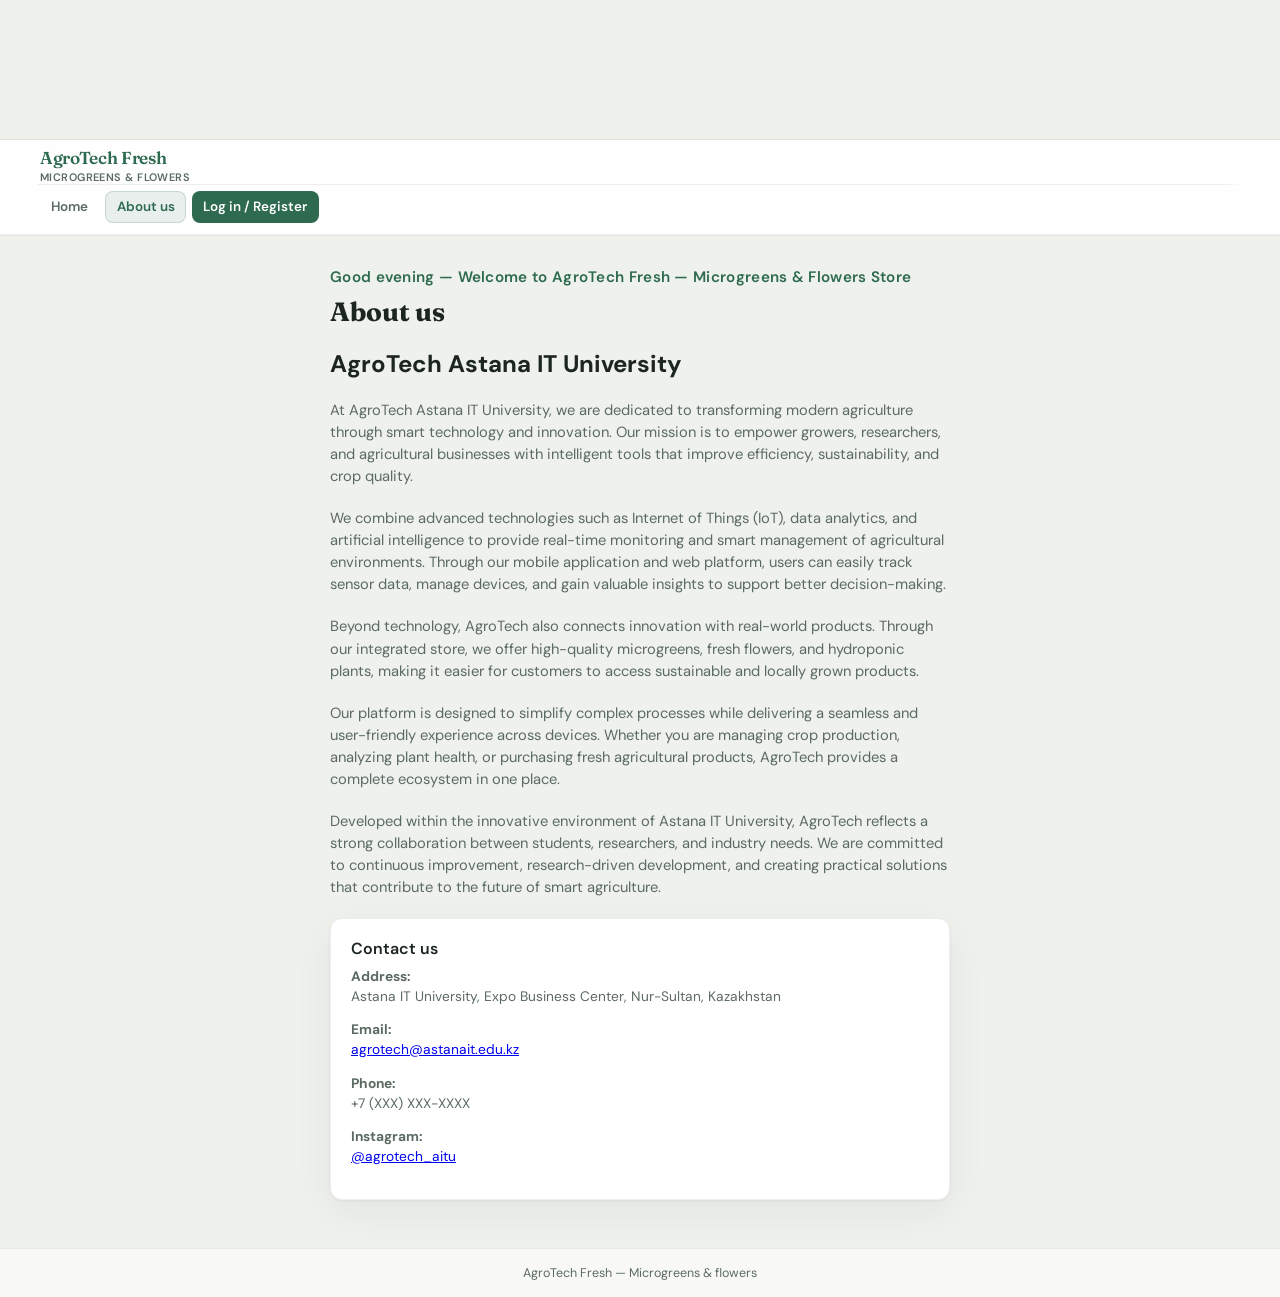
<file: frontend/html/about.html>
<!DOCTYPE html>
<html lang="en">
<head>
    <meta charset="UTF-8" />
    <meta name="viewport" content="width=device-width, initial-scale=1" />
    <meta name="api-base" content="http://localhost:8080" />
    <meta name="description" content="About AgroTech Fresh — microgreens and flowers." />
    <title>About us · AgroTech Fresh</title>
    <link rel="preconnect" href="https://fonts.googleapis.com" />
    <link rel="preconnect" href="https://fonts.gstatic.com" crossorigin />
    <link href="https://fonts.googleapis.com/css2?family=DM+Sans:ital,opsz,wght@0,9..40,400;0,9..40,500;0,9..40,600;0,9..40,700&family=Fraunces:ital,opsz,wght@0,9..144,500;0,9..144,600;0,9..144,700&display=swap" rel="stylesheet" />
    <link rel="stylesheet" href="../css/style.css" />
</head>
<body class="layout-column">
    <header class="site-bar" id="site-header"></header>
    <main class="page-wrap">
        <p class="welcome-tag" aria-live="polite"></p>
        <h1 class="page-title">About us</h1>
        <h2 class="section-title">AgroTech Astana IT University</h2>
        <p class="page-lede page-lede--wide">
            At AgroTech Astana IT University, we are dedicated to transforming modern agriculture through smart technology and innovation.
            Our mission is to empower growers, researchers, and agricultural businesses with intelligent tools that improve efficiency,
            sustainability, and crop quality.
        </p>
        <p class="page-lede page-lede--wide">
            We combine advanced technologies such as Internet of Things (IoT), data analytics, and artificial intelligence to provide real-time
            monitoring and smart management of agricultural environments. Through our mobile application and web platform, users can easily track
            sensor data, manage devices, and gain valuable insights to support better decision-making.
        </p>
        <p class="page-lede page-lede--wide">
            Beyond technology, AgroTech also connects innovation with real-world products. Through our integrated store, we offer high-quality
            microgreens, fresh flowers, and hydroponic plants, making it easier for customers to access sustainable and locally grown products.
        </p>
        <p class="page-lede page-lede--wide">
            Our platform is designed to simplify complex processes while delivering a seamless and user-friendly experience across devices.
            Whether you are managing crop production, analyzing plant health, or purchasing fresh agricultural products, AgroTech provides a
            complete ecosystem in one place.
        </p>
        <p class="page-lede page-lede--wide">
            Developed within the innovative environment of Astana IT University, AgroTech reflects a strong collaboration between students,
            researchers, and industry needs. We are committed to continuous improvement, research-driven development, and creating practical
            solutions that contribute to the future of smart agriculture.
        </p>

        <section class="dash-card" style="margin-top:1.25rem">
            <h2>Contact us</h2>
            <p><strong>Address:</strong><br />Astana IT University, Expo Business Center, Nur-Sultan, Kazakhstan</p>
            <p><strong>Email:</strong><br /><a href="mailto:agrotech@astanait.edu.kz">agrotech@astanait.edu.kz</a></p>
            <p><strong>Phone:</strong><br />+7 (XXX) XXX-XXXX</p>
            <p><strong>Instagram:</strong><br /><a href="https://instagram.com/agrotech_aitu" target="_blank" rel="noopener noreferrer">@agrotech_aitu</a></p>
        </section>
    </main>
    <footer class="page-footer">AgroTech Fresh — Microgreens &amp; flowers</footer>
    <script type="module" src="../js/about-page.js"></script>
</body>
</html>
</file>
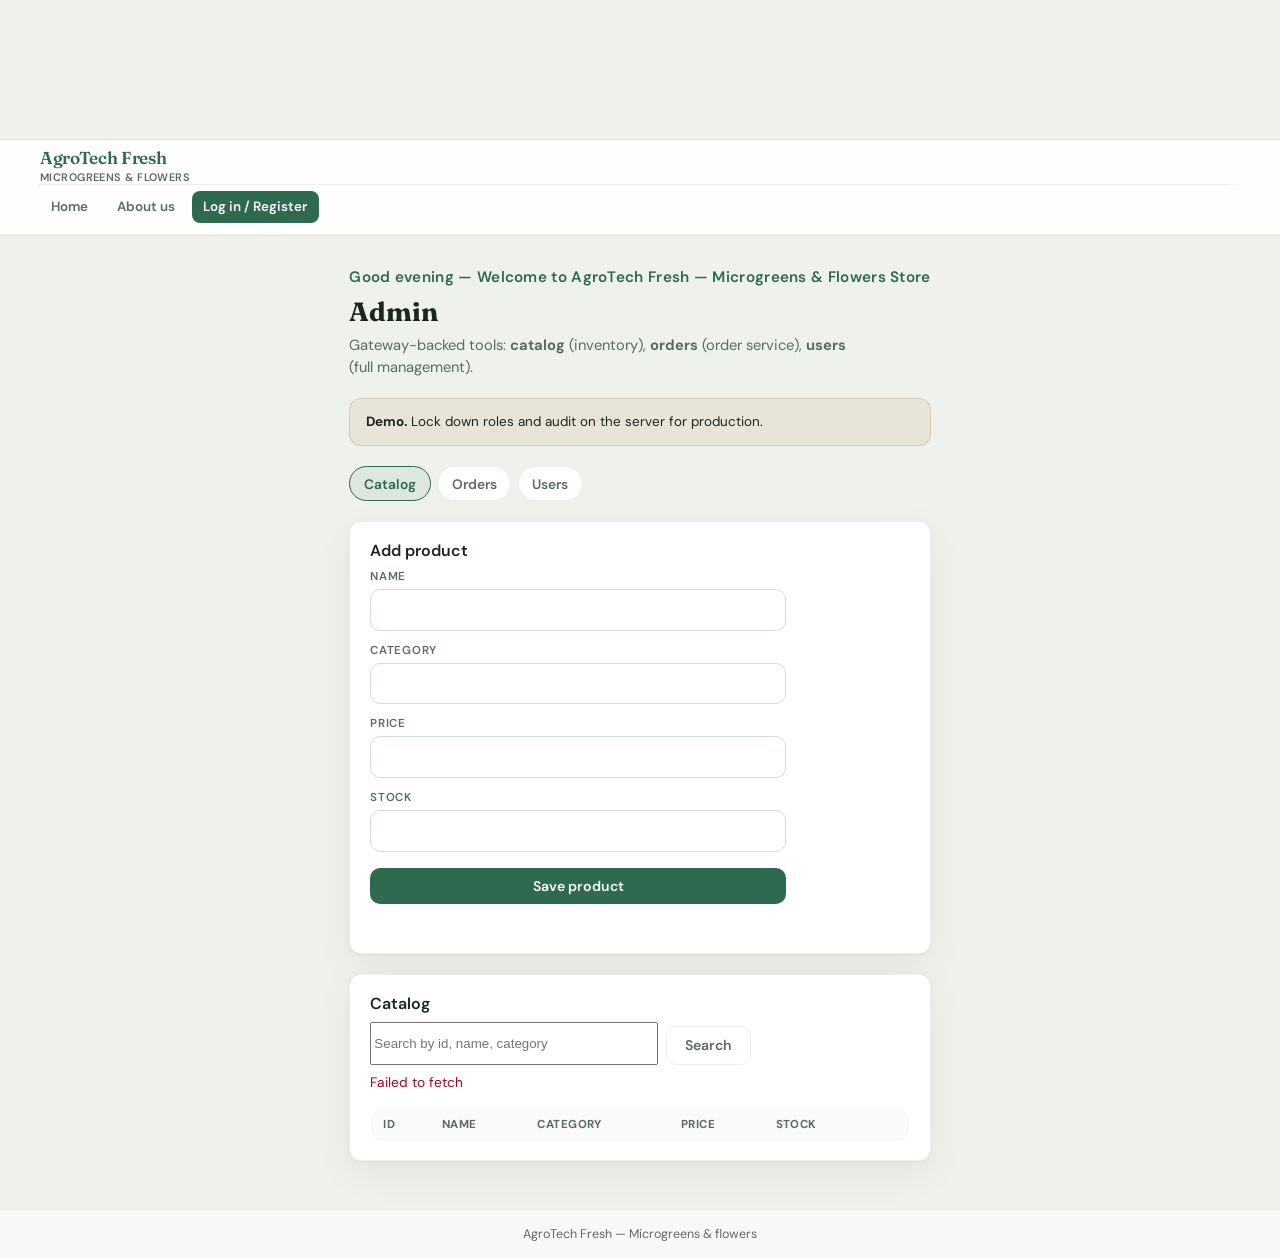
<file: frontend/html/admin.html>
<!DOCTYPE html>
<html lang="en">
<head>
    <meta charset="UTF-8" />
    <meta name="viewport" content="width=device-width, initial-scale=1" />
    <meta name="api-base" content="http://localhost:8080" />
    <title>Admin · AgroTech Fresh</title>
    <link rel="preconnect" href="https://fonts.googleapis.com" />
    <link rel="preconnect" href="https://fonts.gstatic.com" crossorigin />
    <link href="https://fonts.googleapis.com/css2?family=DM+Sans:ital,opsz,wght@0,9..40,400;0,9..40,500;0,9..40,600;0,9..40,700&family=Fraunces:ital,opsz,wght@0,9..144,500;0,9..144,600;0,9..144,700&display=swap" rel="stylesheet" />
    <link rel="stylesheet" href="../css/style.css" />
</head>
<body class="layout-column">
    <header class="site-bar" id="site-header"></header>
    <main class="page-wrap">
        <p class="welcome-tag" aria-live="polite"></p>
        <h1 class="page-title">Admin</h1>
        <p class="page-lede">Gateway-backed tools: <strong>catalog</strong> (inventory), <strong>orders</strong> (order service), <strong>users</strong> (full management).</p>
        <div class="callout callout--amber"><strong>Demo.</strong> Lock down roles and audit on the server for production.</div>

        <div class="admin-tabbar" role="tablist" aria-label="Admin sections">
            <button type="button" class="admin-tab is-active" role="tab" aria-selected="true" data-tab="catalog">Catalog</button>
            <button type="button" class="admin-tab" role="tab" aria-selected="false" data-tab="orders">Orders</button>
            <button type="button" class="admin-tab" role="tab" aria-selected="false" data-tab="users">Users</button>
        </div>

        <section class="admin-panel" data-panel="catalog" id="admin-panel-catalog">
            <section class="dash-card" style="margin-bottom:1.25rem">
                <h2>Add product</h2>
                <form id="form-create" class="stack" style="max-width:26rem">
                    <label class="field"><span class="field__label">Name</span><input id="c-name" required /></label>
                    <label class="field"><span class="field__label">Category</span><input id="c-cat" required /></label>
                    <label class="field"><span class="field__label">Price</span><input id="c-price" type="number" min="0" step="0.01" required /></label>
                    <label class="field"><span class="field__label">Stock</span><input id="c-stock" type="number" min="0" step="1" required /></label>
                    <button type="submit" class="btn btn--primary">Save product</button>
                </form>
                <p id="admin-create-status" class="status"></p>
            </section>
            <section class="dash-card">
                <h2>Catalog</h2>
                <div class="btn-row" style="margin-bottom:.55rem">
                    <input id="catalog-search" placeholder="Search by id, name, category" style="min-width:18rem" />
                    <button type="button" class="btn btn--quiet" id="catalog-search-btn">Search</button>
                </div>
                <p id="admin-list-status" class="status"></p>
                <div style="overflow-x:auto;margin-top:0.75rem">
                    <table class="admin-table" id="admin-table">
                        <thead><tr><th>Id</th><th>Name</th><th>Category</th><th>Price</th><th>Stock</th><th></th></tr></thead>
                        <tbody id="admin-tbody"></tbody>
                    </table>
                </div>
            </section>
        </section>

        <section class="admin-panel" data-panel="orders" id="admin-panel-orders" hidden>
            <section class="dash-card" style="margin-bottom:1.25rem">
                <h2>Create order</h2>
                <p class="lede" style="margin-top:0">POST <code>/api/v1/orders</code> for the signed-in user. Add line items below.</p>
                <form id="form-admin-order" class="stack" style="max-width:28rem">
                    <label class="field"><span class="field__label">Product ID</span><input id="ao-pid" type="number" min="1" step="1" required /></label>
                    <label class="field"><span class="field__label">Quantity</span><input id="ao-qty" type="number" min="1" step="1" value="1" required /></label>
                    <button type="submit" class="btn btn--primary">Create order</button>
                </form>
                <p id="admin-order-status" class="status"></p>
            </section>
            <section class="dash-card">
                <h2>Your orders</h2>
                <p class="lede" style="margin-top:0">List is scoped to the current session. Use status transitions allowed by the order service (e.g. pending → paid).</p>
                <p id="admin-orders-status" class="status"></p>
                <div style="overflow-x:auto;margin-top:0.75rem">
                    <table class="admin-table">
                        <thead><tr><th>Id</th><th>Status</th><th>Total</th><th>Created</th><th></th></tr></thead>
                        <tbody id="admin-orders-tbody"></tbody>
                    </table>
                </div>
            </section>
        </section>

        <section class="admin-panel" data-panel="users" id="admin-panel-users" hidden>
            <section class="dash-card">
                <h2>Users</h2>
                <p class="lede" style="margin-top:0">Admin can load current profile, list users, and delete users (except self) via gateway routes.</p>
                <div class="btn-row">
                    <button type="button" class="btn btn--primary" id="btn-profile-load">Load profile</button>
                    <button type="button" class="btn btn--quiet" id="btn-users-load">Load users</button>
                </div>
                <form id="admin-user-create-form" class="stack" style="max-width:26rem;margin-top:.8rem">
                    <h3 style="margin:0">Create user</h3>
                    <label class="field"><span class="field__label">Name</span><input id="u-create-name" required /></label>
                    <label class="field"><span class="field__label">Email</span><input id="u-create-email" type="email" required /></label>
                    <label class="field"><span class="field__label">Password</span><input id="u-create-password" type="password" required /></label>
                    <button type="submit" class="btn btn--primary">Create user</button>
                </form>
                <p id="admin-user-create-status" class="status"></p>
                <div class="btn-row" style="margin-top:.4rem">
                    <input id="users-search" placeholder="Search by id, email, name" style="min-width:18rem" />
                    <button type="button" class="btn btn--quiet" id="users-search-btn">Search</button>
                </div>
                <pre id="admin-profile-out" class="admin-profile-out" style="margin-top:1rem;display:none"></pre>
                <p id="admin-profile-status" class="status"></p>
                <div style="overflow-x:auto;margin-top:0.85rem">
                    <table class="admin-table">
                        <thead><tr><th>Id</th><th>Email</th><th>Name</th><th></th></tr></thead>
                        <tbody id="admin-users-tbody"></tbody>
                    </table>
                </div>
                <p id="admin-users-status" class="status"></p>
            </section>
        </section>
    </main>

    <dialog id="edit-dlg" class="sheet">
        <div class="sheet__head">Edit product</div>
        <form id="edit-form" class="sheet__body stack">
            <input type="hidden" id="e-id" />
            <label class="field"><span class="field__label">Name</span><input id="e-name" required /></label>
            <label class="field"><span class="field__label">Category</span><input id="e-cat" required /></label>
            <label class="field"><span class="field__label">Price</span><input id="e-price" type="number" min="0" step="0.01" required /></label>
            <label class="field"><span class="field__label">Stock</span><input id="e-stock" type="number" min="0" step="1" required /></label>
            <div class="btn-row">
                <button type="submit" class="btn btn--primary">Update</button>
                <button type="button" class="btn btn--quiet" id="e-cancel">Cancel</button>
            </div>
        </form>
    </dialog>

    <dialog id="order-dlg" class="sheet">
        <div class="sheet__head">Update order status</div>
        <form id="order-form" class="sheet__body stack">
            <input type="hidden" id="o-id" />
            <label class="field"><span class="field__label">Status</span>
                <select id="o-status" required>
                    <option value="pending">pending</option>
                    <option value="paid">paid</option>
                    <option value="shipped">shipped</option>
                    <option value="delivered">delivered</option>
                    <option value="cancelled">cancelled</option>
                </select>
            </label>
            <div class="btn-row">
                <button type="submit" class="btn btn--primary">Save</button>
                <button type="button" class="btn btn--quiet" id="o-cancel">Cancel</button>
            </div>
        </form>
    </dialog>

    <dialog id="user-dlg" class="sheet">
        <div class="sheet__head">Update user</div>
        <form id="user-form" class="sheet__body stack">
            <input type="hidden" id="u-id" />
            <label class="field"><span class="field__label">Name</span><input id="u-name" /></label>
            <label class="field"><span class="field__label">Email</span><input id="u-email" type="email" /></label>
            <label class="field"><span class="field__label">New password</span><input id="u-password" type="password" /></label>
            <div class="btn-row">
                <button type="submit" class="btn btn--primary">Save</button>
                <button type="button" class="btn btn--quiet" id="u-cancel">Cancel</button>
            </div>
        </form>
    </dialog>

    <footer class="page-footer">AgroTech Fresh — Microgreens &amp; flowers</footer>
    <script type="module" src="../js/admin-page.js"></script>
</body>
</html>
</file>
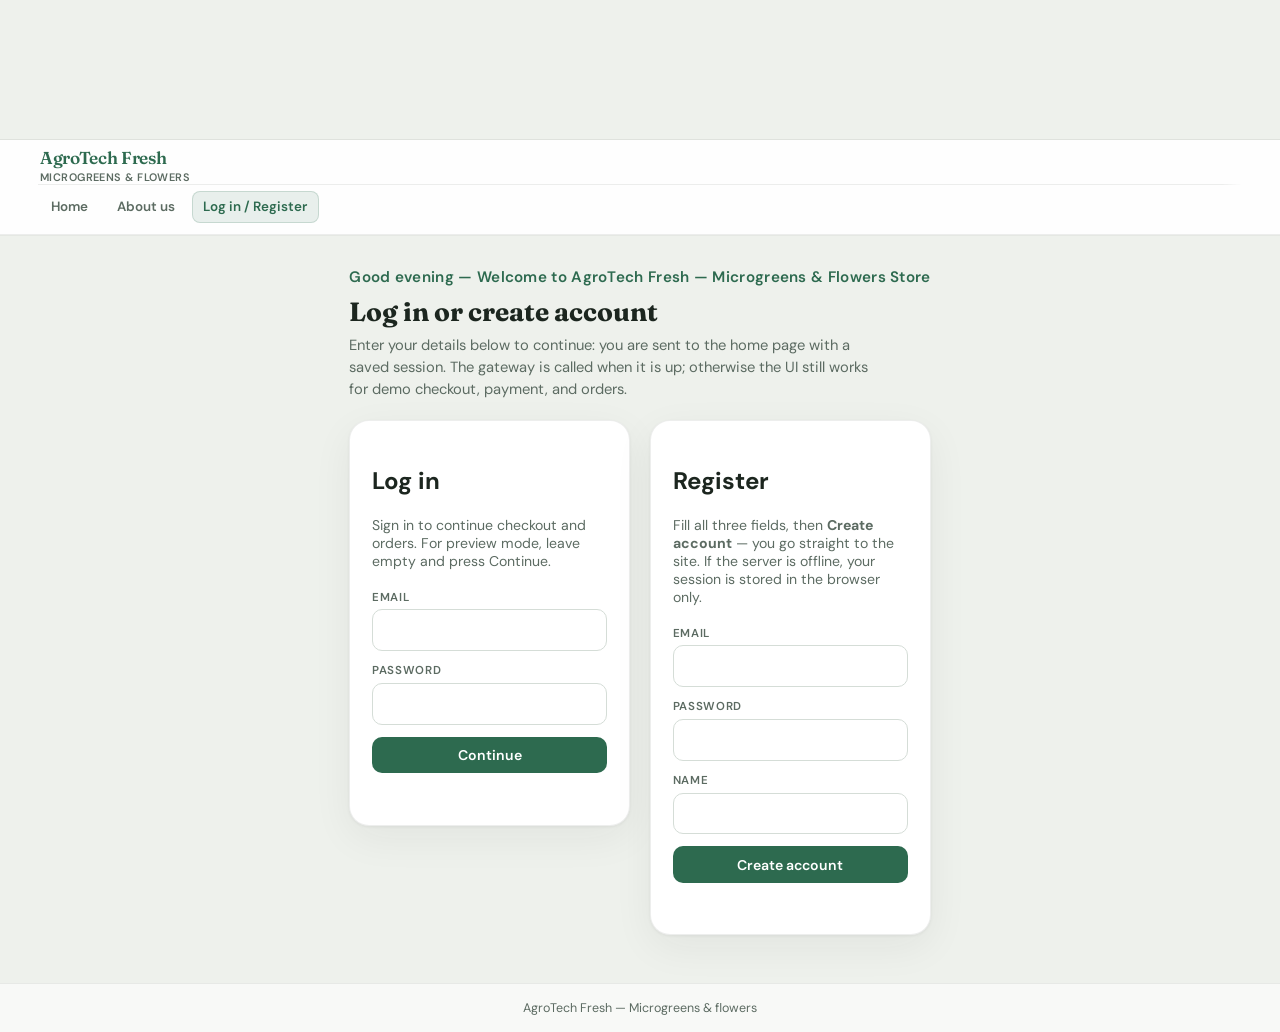
<file: frontend/html/auth.html>
<!DOCTYPE html>
<html lang="en">
<head>
    <meta charset="UTF-8" />
    <meta name="viewport" content="width=device-width, initial-scale=1" />
    <meta name="api-base" content="http://localhost:8080" />
    <title>Auth · AgroTech Fresh</title>
    <link rel="preconnect" href="https://fonts.googleapis.com" />
    <link rel="preconnect" href="https://fonts.gstatic.com" crossorigin />
    <link href="https://fonts.googleapis.com/css2?family=DM+Sans:ital,opsz,wght@0,9..40,400;0,9..40,500;0,9..40,600;0,9..40,700&family=Fraunces:ital,opsz,wght@0,9..144,500;0,9..144,600;0,9..144,700&display=swap" rel="stylesheet" />
    <link rel="stylesheet" href="../css/style.css" />
</head>
<body class="layout-column">
    <header class="site-bar" id="site-header"></header>
    <main class="page-wrap">
        <p class="welcome-tag" aria-live="polite"></p>
        <h1 class="page-title">Log in or create account</h1>
        <p class="page-lede">Enter your details below to continue: you are sent to the home page with a saved session. The gateway is called when it is up; otherwise the UI still works for demo checkout, payment, and orders.</p>
        <div class="layout-split layout-split--auth">
            <section class="form-card">
                <h2>Log in</h2>
                <p class="lede" id="login-lede">Sign in to continue checkout and orders. For preview mode, leave empty and press Continue.</p>
                <form id="form-login" class="stack">
                    <label class="field"><span class="field__label">Email</span><input id="login-email" type="email" autocomplete="username" /></label>
                    <label class="field"><span class="field__label">Password</span><input id="login-password" type="password" autocomplete="current-password" /></label>
                    <button type="submit" class="btn btn--primary">Continue</button>
                </form>
                <p id="status-login" class="status" role="status"></p>
            </section>
            <section class="form-card">
                <h2>Register</h2>
                <p class="lede">Fill all three fields, then <strong>Create account</strong> — you go straight to the site. If the server is offline, your session is stored in the browser only.</p>
                <form id="form-register" class="stack">
                    <label class="field"><span class="field__label">Email</span><input id="reg-email" type="email" autocomplete="email" /></label>
                    <label class="field"><span class="field__label">Password</span><input id="reg-password" type="password" autocomplete="new-password" /></label>
                    <label class="field"><span class="field__label">Name</span><input id="reg-name" type="text" autocomplete="name" /></label>
                    <button type="submit" class="btn btn--primary">Create account</button>
                </form>
                <p id="status-register" class="status" role="status"></p>
            </section>
        </div>
    </main>
    <footer class="page-footer">AgroTech Fresh — Microgreens &amp; flowers</footer>
    <script type="module" src="../js/auth-page.js"></script>
</body>
</html>
</file>
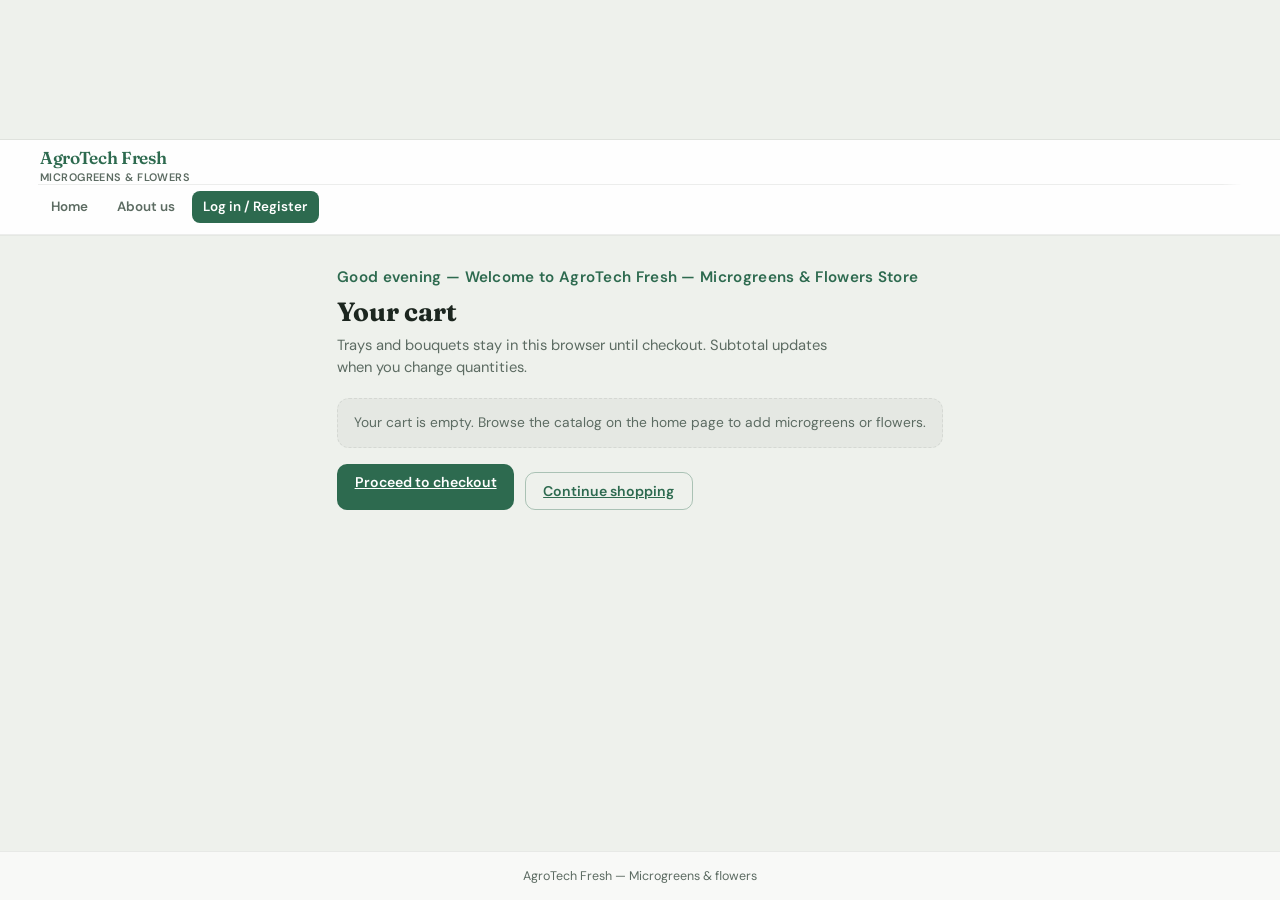
<file: frontend/html/cart.html>
<!DOCTYPE html>
<html lang="en">
<head>
    <meta charset="UTF-8" />
    <meta name="viewport" content="width=device-width, initial-scale=1" />
    <meta name="api-base" content="http://localhost:8080" />
    <title>Cart · AgroTech Fresh</title>
    <link rel="preconnect" href="https://fonts.googleapis.com" />
    <link rel="preconnect" href="https://fonts.gstatic.com" crossorigin />
    <link href="https://fonts.googleapis.com/css2?family=DM+Sans:ital,opsz,wght@0,9..40,400;0,9..40,500;0,9..40,600;0,9..40,700&family=Fraunces:ital,opsz,wght@0,9..144,500;0,9..144,600;0,9..144,700&display=swap" rel="stylesheet" />
    <link rel="stylesheet" href="../css/style.css" />
</head>
<body class="layout-column">
    <header class="site-bar" id="site-header"></header>
    <main class="page-wrap">
        <p class="welcome-tag" aria-live="polite"></p>
        <h1 class="page-title">Your cart</h1>
        <p class="page-lede">Trays and bouquets stay in this browser until checkout. Subtotal updates when you change quantities.</p>
        <div id="cart-out"></div>
        <p id="cart-summary" style="margin-top:1rem;font-weight:600"></p>
        <div class="cta-row" style="margin-top:1rem">
            <a class="btn btn--primary" href="checkout.html">Proceed to checkout</a>
            <a class="btn btn--outline" href="index.html#catalog">Continue shopping</a>
        </div>
    </main>
    <footer class="page-footer">AgroTech Fresh — Microgreens &amp; flowers</footer>
    <script type="module" src="../js/cart-page.js"></script>
</body>
</html>
</file>
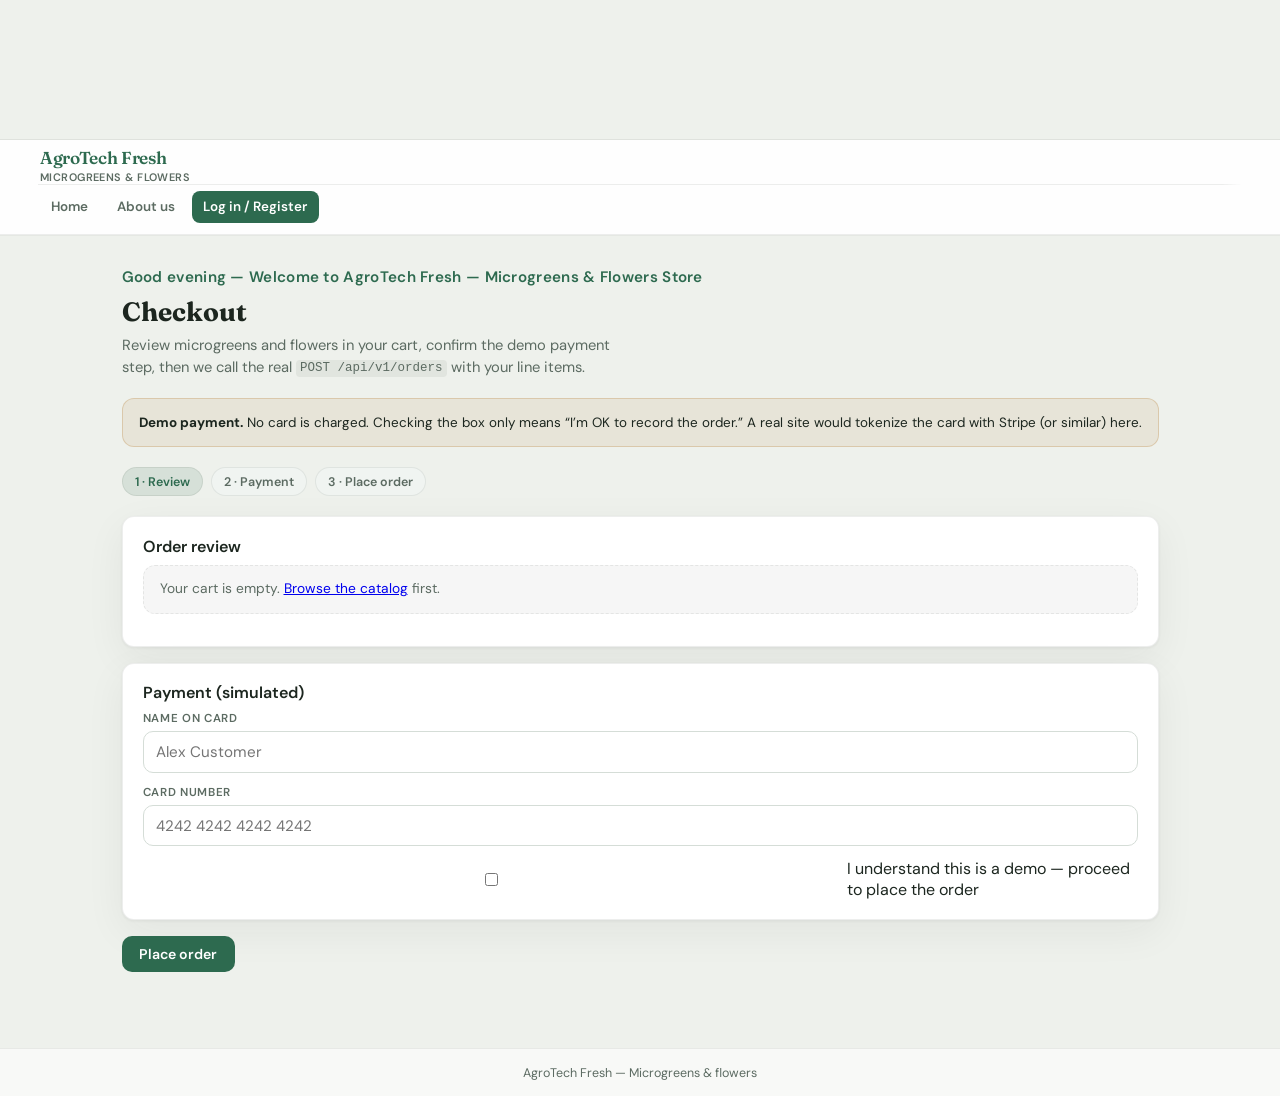
<file: frontend/html/checkout.html>
<!DOCTYPE html>
<html lang="en">
<head>
    <meta charset="UTF-8" />
    <meta name="viewport" content="width=device-width, initial-scale=1" />
    <meta name="api-base" content="http://localhost:8080" />
    <title>Checkout · AgroTech Fresh</title>
    <link rel="preconnect" href="https://fonts.googleapis.com" />
    <link rel="preconnect" href="https://fonts.gstatic.com" crossorigin />
    <link href="https://fonts.googleapis.com/css2?family=DM+Sans:ital,opsz,wght@0,9..40,400;0,9..40,500;0,9..40,600;0,9..40,700&family=Fraunces:ital,opsz,wght@0,9..144,500;0,9..144,600;0,9..144,700&display=swap" rel="stylesheet" />
    <link rel="stylesheet" href="../css/style.css" />
</head>
<body class="layout-column">
    <header class="site-bar" id="site-header"></header>
    <main class="page-wrap">
        <p class="welcome-tag" aria-live="polite"></p>
        <h1 class="page-title">Checkout</h1>
        <p class="page-lede">Review microgreens and flowers in your cart, confirm the demo payment step, then we call the real <code>POST /api/v1/orders</code> with your line items.</p>

        <div class="callout callout--amber">
            <strong>Demo payment.</strong> No card is charged. Checking the box only means “I’m OK to record the order.” A real site would tokenize the card with Stripe (or similar) here.
        </div>

        <div class="steps" aria-label="Checkout steps">
            <span class="step-pill is-done">1 · Review</span>
            <span class="step-pill" id="step-pill-pay">2 · Payment</span>
            <span class="step-pill" id="step-pill-done">3 · Place order</span>
        </div>

        <section class="dash-card" style="margin-bottom:1rem">
            <h2>Order review</h2>
            <div id="checkout-lines"></div>
            <p id="checkout-sub" style="margin-top:0.75rem;font-weight:600"></p>
        </section>

        <section class="dash-card" style="margin-bottom:1rem">
            <h2>Payment (simulated)</h2>
            <div class="stack">
                <label class="field"><span class="field__label">Name on card</span><input id="pay-name" type="text" autocomplete="cc-name" placeholder="Alex Customer" /></label>
                <label class="field"><span class="field__label">Card number</span><input id="pay-pan" type="text" inputmode="numeric" placeholder="4242 4242 4242 4242" disabled /></label>
                <label class="field" style="flex-direction:row;align-items:center;gap:0.5rem">
                    <input type="checkbox" id="pay-ok" />
                    <span>I understand this is a demo — proceed to place the order</span>
                </label>
            </div>
        </section>

        <button type="button" class="btn btn--primary" id="btn-place">Place order</button>
        <p id="checkout-status" class="status" role="status"></p>
    </main>
    <footer class="page-footer">AgroTech Fresh — Microgreens &amp; flowers</footer>
    <script type="module" src="../js/checkout-page.js"></script>
</body>
</html>
</file>
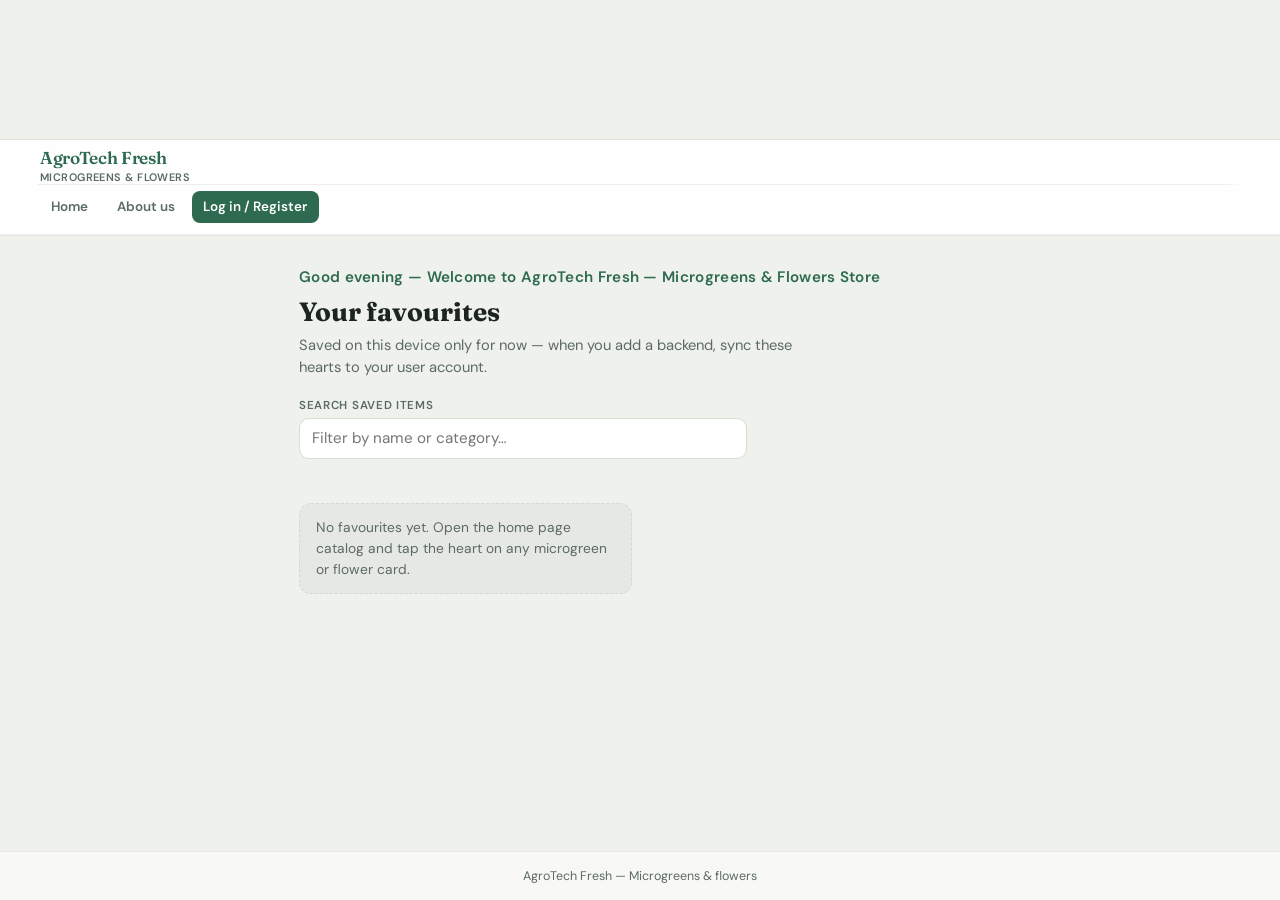
<file: frontend/html/favorites.html>
<!DOCTYPE html>
<html lang="en">
<head>
    <meta charset="UTF-8" />
    <meta name="viewport" content="width=device-width, initial-scale=1" />
    <meta name="api-base" content="http://localhost:8080" />
    <meta name="description" content="Your saved microgreens and flowers at AgroTech Fresh." />
    <title>Favourites · AgroTech Fresh</title>
    <link rel="preconnect" href="https://fonts.googleapis.com" />
    <link rel="preconnect" href="https://fonts.gstatic.com" crossorigin />
    <link href="https://fonts.googleapis.com/css2?family=DM+Sans:ital,opsz,wght@0,9..40,400;0,9..40,500;0,9..40,600;0,9..40,700&family=Fraunces:ital,opsz,wght@0,9..144,500;0,9..144,600;0,9..144,700&display=swap" rel="stylesheet" />
    <link rel="stylesheet" href="../css/style.css" />
</head>
<body class="layout-column">
    <header class="site-bar" id="site-header"></header>
    <main class="page-wrap">
        <p class="welcome-tag" aria-live="polite"></p>
        <h1 class="page-title">Your favourites</h1>
        <p class="page-lede">Saved on this device only for now — when you add a backend, sync these hearts to your user account.</p>
        <div class="shop-toolbar">
            <label class="field shop-toolbar__search">
                <span class="field__label">Search saved items</span>
                <input type="search" id="fav-search" placeholder="Filter by name or category…" autocomplete="off" />
            </label>
        </div>
        <p id="fav-status" class="status" style="margin-bottom:1rem"></p>
        <div id="fav-grid" class="shop-grid"></div>
    </main>
    <footer class="page-footer">AgroTech Fresh — Microgreens &amp; flowers</footer>
    <script type="module" src="../js/favorites-page.js"></script>
</body>
</html>
</file>
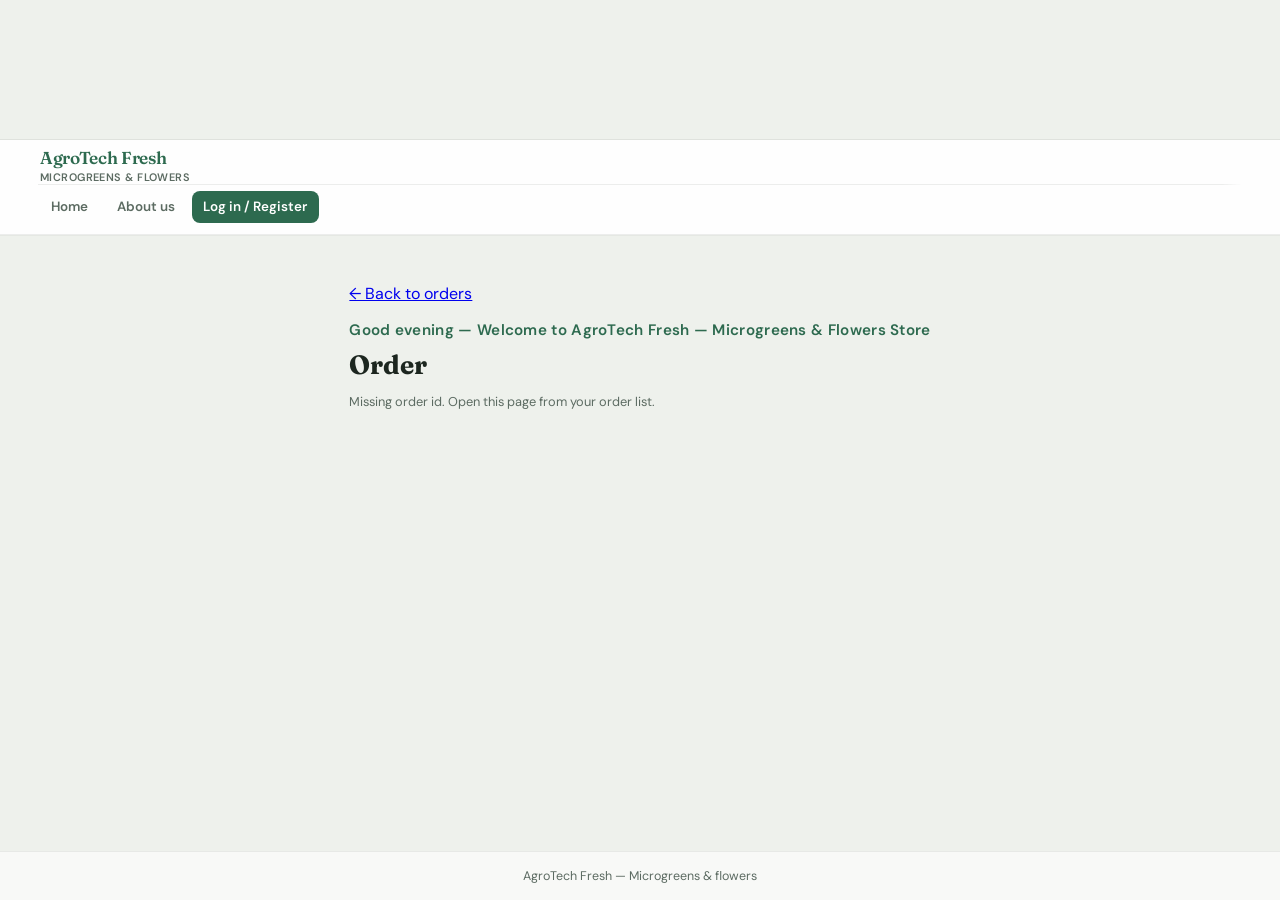
<file: frontend/html/order.html>
<!DOCTYPE html>
<html lang="en">
<head>
    <meta charset="UTF-8" />
    <meta name="viewport" content="width=device-width, initial-scale=1" />
    <meta name="api-base" content="http://localhost:8080" />
    <title>Order detail · AgroTech Fresh</title>
    <link rel="preconnect" href="https://fonts.googleapis.com" />
    <link rel="preconnect" href="https://fonts.gstatic.com" crossorigin />
    <link href="https://fonts.googleapis.com/css2?family=DM+Sans:ital,opsz,wght@0,9..40,400;0,9..40,500;0,9..40,600;0,9..40,700&family=Fraunces:ital,opsz,wght@0,9..144,500;0,9..144,600;0,9..144,700&display=swap" rel="stylesheet" />
    <link rel="stylesheet" href="../css/style.css" />
</head>
<body class="layout-column">
    <header class="site-bar" id="site-header"></header>
    <main class="page-wrap">
        <p><a href="orders.html">← Back to orders</a></p>
        <p class="welcome-tag" aria-live="polite"></p>
        <h1 class="page-title" id="order-title">Order</h1>
        <p id="order-status" class="status"></p>
        <div id="order-body"></div>
    </main>
    <footer class="page-footer">AgroTech Fresh — Microgreens &amp; flowers</footer>
    <script type="module" src="../js/order-detail-page.js"></script>
</body>
</html>
</file>
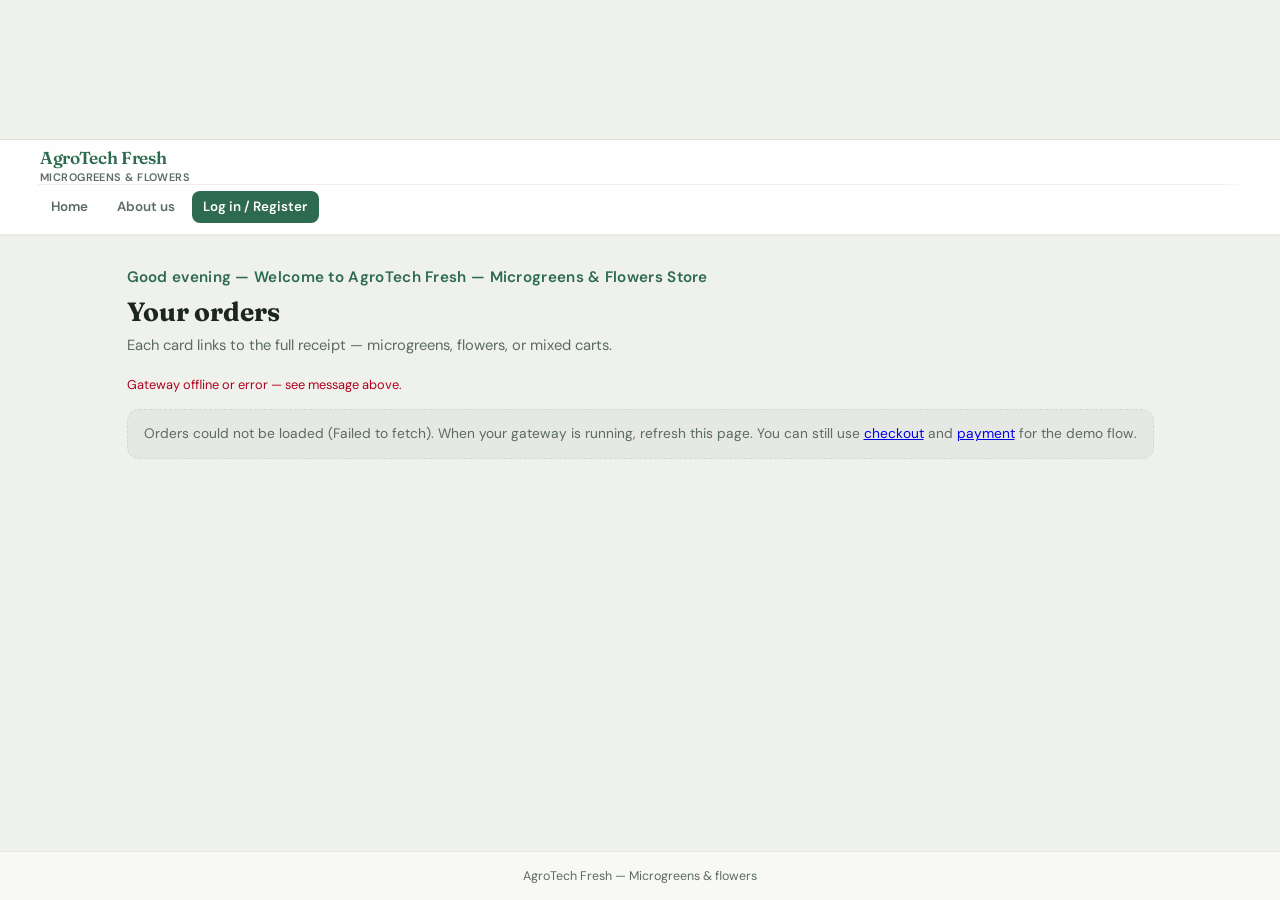
<file: frontend/html/orders.html>
<!DOCTYPE html>
<html lang="en">
<head>
    <meta charset="UTF-8" />
    <meta name="viewport" content="width=device-width, initial-scale=1" />
    <meta name="api-base" content="http://localhost:8080" />
    <title>Orders · AgroTech Fresh</title>
    <link rel="preconnect" href="https://fonts.googleapis.com" />
    <link rel="preconnect" href="https://fonts.gstatic.com" crossorigin />
    <link href="https://fonts.googleapis.com/css2?family=DM+Sans:ital,opsz,wght@0,9..40,400;0,9..40,500;0,9..40,600;0,9..40,700&family=Fraunces:ital,opsz,wght@0,9..144,500;0,9..144,600;0,9..144,700&display=swap" rel="stylesheet" />
    <link rel="stylesheet" href="../css/style.css" />
</head>
<body class="layout-column">
    <header class="site-bar" id="site-header"></header>
    <main class="page-wrap">
        <p class="welcome-tag" aria-live="polite"></p>
        <h1 class="page-title">Your orders</h1>
        <p class="page-lede">Each card links to the full receipt — microgreens, flowers, or mixed carts.</p>
        <p id="orders-status" class="status" style="margin-bottom:1rem"></p>
        <div id="orders-grid" class="layout-split"></div>
    </main>
    <footer class="page-footer">AgroTech Fresh — Microgreens &amp; flowers</footer>
    <script type="module" src="../js/orders-page.js"></script>
</body>
</html>
</file>
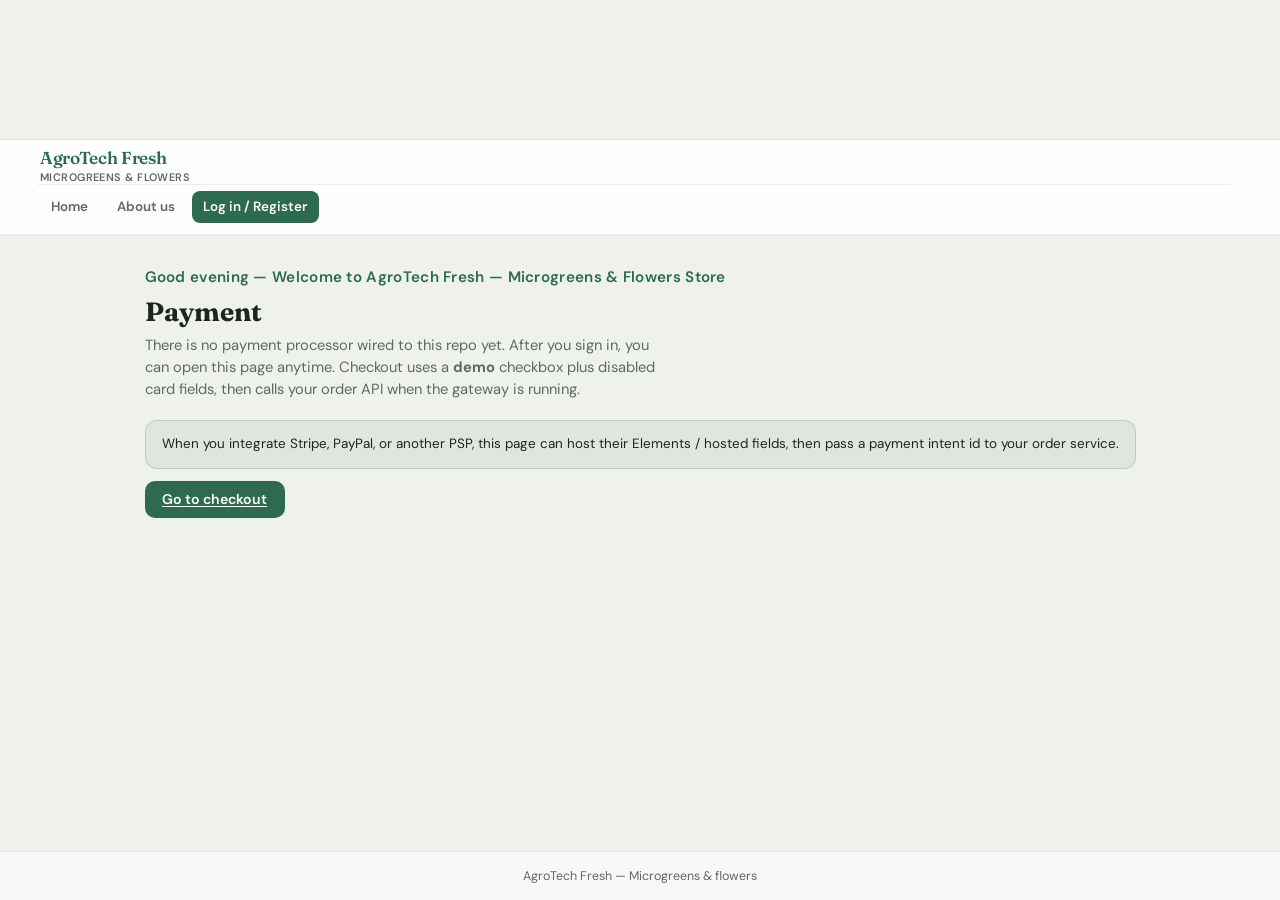
<file: frontend/html/payment.html>
<!DOCTYPE html>
<html lang="en">
<head>
    <meta charset="UTF-8" />
    <meta name="viewport" content="width=device-width, initial-scale=1" />
    <meta name="api-base" content="http://localhost:8080" />
    <title>Payment · AgroTech Fresh</title>
    <link rel="preconnect" href="https://fonts.googleapis.com" />
    <link rel="preconnect" href="https://fonts.gstatic.com" crossorigin />
    <link href="https://fonts.googleapis.com/css2?family=DM+Sans:ital,opsz,wght@0,9..40,400;0,9..40,500;0,9..40,600;0,9..40,700&family=Fraunces:ital,opsz,wght@0,9..144,500;0,9..144,600;0,9..144,700&display=swap" rel="stylesheet" />
    <link rel="stylesheet" href="../css/style.css" />
</head>
<body class="layout-column">
    <header class="site-bar" id="site-header"></header>
    <main class="page-wrap">
        <p class="welcome-tag" aria-live="polite"></p>
        <h1 class="page-title">Payment</h1>
        <p class="page-lede">There is no payment processor wired to this repo yet. After you sign in, you can open this page anytime. Checkout uses a <strong>demo</strong> checkbox plus disabled card fields, then calls your order API when the gateway is running.</p>
        <div class="callout">
            When you integrate Stripe, PayPal, or another PSP, this page can host their Elements / hosted fields, then pass a payment intent id to your order service.
        </div>
        <a class="btn btn--primary" href="checkout.html">Go to checkout</a>
    </main>
    <footer class="page-footer">AgroTech Fresh — Microgreens &amp; flowers</footer>
    <script type="module" src="../js/payment-page.js"></script>
</body>
</html>
</file>
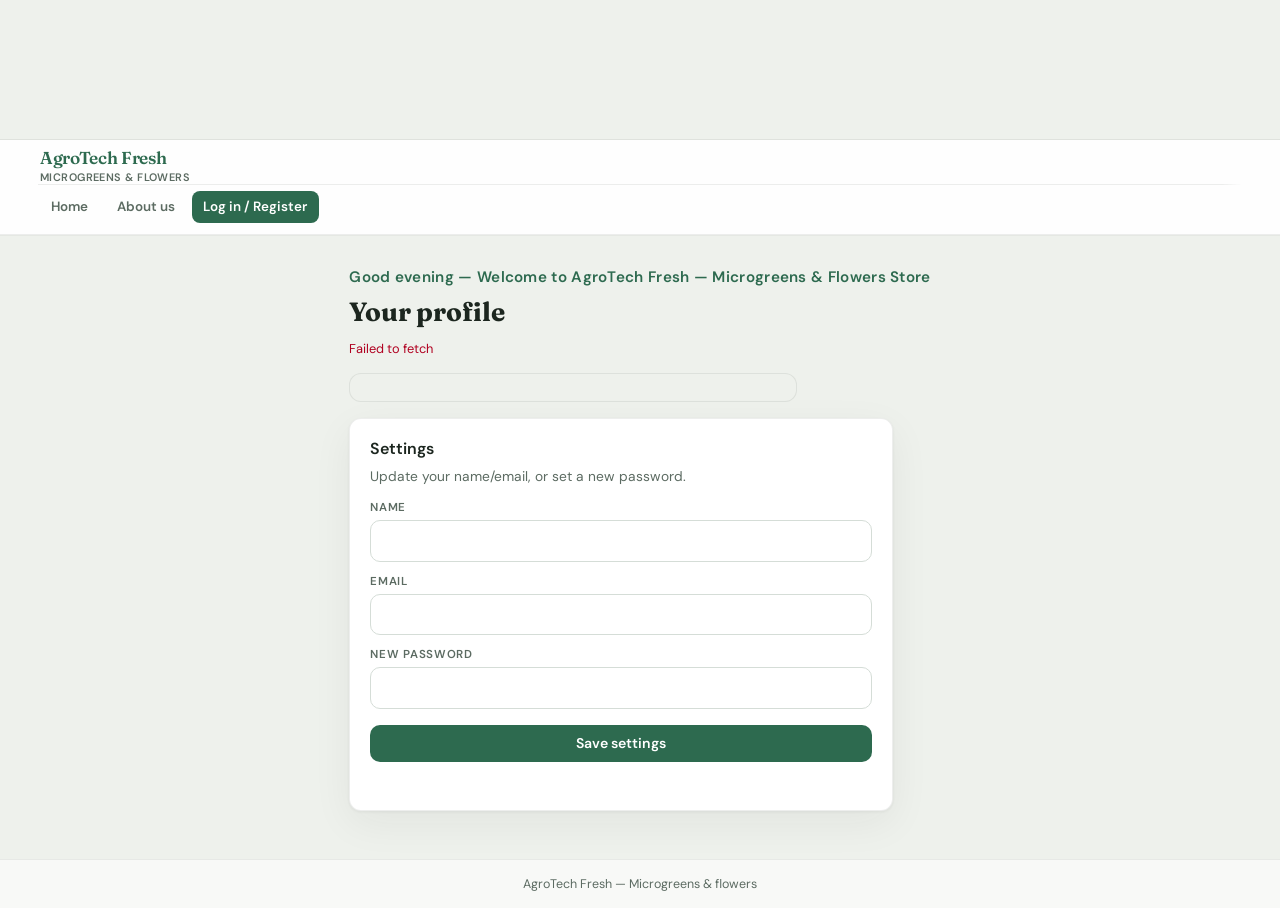
<file: frontend/html/profile.html>
<!DOCTYPE html>
<html lang="en">
<head>
    <meta charset="UTF-8" />
    <meta name="viewport" content="width=device-width, initial-scale=1" />
    <meta name="api-base" content="http://localhost:8080" />
    <title>Profile · AgroTech Fresh</title>
    <link rel="preconnect" href="https://fonts.googleapis.com" />
    <link rel="preconnect" href="https://fonts.gstatic.com" crossorigin />
    <link href="https://fonts.googleapis.com/css2?family=DM+Sans:ital,opsz,wght@0,9..40,400;0,9..40,500;0,9..40,600;0,9..40,700&family=Fraunces:ital,opsz,wght@0,9..144,500;0,9..144,600;0,9..144,700&display=swap" rel="stylesheet" />
    <link rel="stylesheet" href="../css/style.css" />
</head>
<body class="layout-column">
    <header class="site-bar" id="site-header"></header>
    <main class="page-wrap">
        <p class="welcome-tag" aria-live="polite"></p>
        <h1 class="page-title">Your profile</h1>
        <p id="profile-status" class="status"></p>
        <div id="profile-card" class="profile-card" style="max-width:28rem;margin-top:1rem"></div>
        <section class="dash-card" style="max-width:34rem;margin-top:1rem">
            <h2>Settings</h2>
            <p class="lede">Update your name/email, or set a new password.</p>
            <form id="profile-settings-form" class="stack">
                <label class="field"><span class="field__label">Name</span><input id="ps-name" /></label>
                <label class="field"><span class="field__label">Email</span><input id="ps-email" type="email" /></label>
                <label class="field"><span class="field__label">New password</span><input id="ps-password" type="password" autocomplete="new-password" /></label>
                <button type="submit" class="btn btn--primary">Save settings</button>
            </form>
            <p id="profile-settings-status" class="status"></p>
        </section>
    </main>
    <footer class="page-footer">AgroTech Fresh — Microgreens &amp; flowers</footer>
    <script type="module" src="../js/profile-page.js"></script>
</body>
</html>
</file>
<file: frontend/css/style.css>
/* AgroTech Fresh storefront — microgreens, flowers, calm UI */
/* Site bloom / hero: Meriç Dağlı — Sakura tree in bloom — unsplash.com/photos/sakura-tree-in-bloom-7NBO76G5JsE */

:root {
    --bg-page: #eef1ec;
    --bg-elevated: #ffffff;
    --text: #1c261f;
    --text-muted: #5c6b62;
    --border: rgba(28, 38, 31, 0.08);
    --accent: #2d6a4f;
    --accent-hover: #1b4332;
    --danger: #9b2335;
    --success: #1b5e3a;
    --radius-lg: 20px;
    --radius-md: 12px;
    --shadow-soft: 0 1px 3px rgba(28, 38, 31, 0.06), 0 12px 40px rgba(28, 38, 31, 0.06);
    --font: "DM Sans", system-ui, sans-serif;
    --font-display: "Fraunces", "Georgia", serif;
    --bloom-hero-image: url("https://images.unsplash.com/photo-1516205651411-aef33a44f7c2?auto=format&fit=crop&w=1920&h=1100&q=88");
    --bloom-hero-position: center 28%;
}

*,
*::before,
*::after {
    box-sizing: border-box;
}

body {
    margin: 0;
    font-family: var(--font);
    background: var(--bg-page);
    color: var(--text);
    min-height: 100vh;
    display: flex;
    flex-direction: column;
    -webkit-font-smoothing: antialiased;
}

/* —— Hero —— */
.site-hero {
    position: relative;
    overflow: hidden;
    text-align: center;
}

.site-hero__bg {
    position: absolute;
    inset: 0;
    background-image: var(--bloom-hero-image);
    background-size: cover;
    background-position: var(--bloom-hero-position);
}

.site-hero__overlay {
    position: absolute;
    inset: 0;
    background: linear-gradient(
        165deg,
        rgba(32, 22, 28, 0.38) 0%,
        rgba(18, 38, 32, 0.58) 45%,
        rgba(12, 28, 24, 0.84) 100%
    );
}

.site-hero__content {
    position: relative;
    z-index: 1;
    display: flex;
    flex-direction: column;
    align-items: center;
    padding: clamp(2.5rem, 6vw, 4rem) 1.25rem clamp(2.25rem, 5vw, 3.25rem);
    max-width: 36rem;
    margin: 0 auto;
}

.brand-logo {
    display: block;
    width: 4.25rem;
    height: 4.25rem;
    margin-bottom: 1.1rem;
    border-radius: 50%;
    box-shadow: 0 8px 32px rgba(0, 0, 0, 0.35);
    object-fit: cover;
    border: 2px solid rgba(255, 255, 255, 0.45);
    background: rgba(255, 255, 255, 0.15);
}

.brand-name {
    margin: 0 0 0.4rem;
    font-size: 0.72rem;
    letter-spacing: 0.32em;
    text-transform: uppercase;
    color: rgba(255, 255, 255, 0.72);
    font-weight: 600;
}

.site-hero h1 {
    margin: 0 0 0.65rem;
    font-size: clamp(1.75rem, 4.2vw, 2.5rem);
    font-weight: 650;
    color: #fff;
    line-height: 1.15;
    letter-spacing: -0.02em;
}

.tagline {
    margin: 0;
    font-size: 1.05rem;
    font-weight: 400;
    color: rgba(255, 255, 255, 0.82);
    line-height: 1.55;
    max-width: 28ch;
}

/* —— Story cards —— */
.page-main {
    flex: 1;
}

.panels {
    display: grid;
    grid-template-columns: repeat(auto-fit, minmax(260px, 1fr));
    gap: 1.25rem;
    max-width: 1080px;
    margin: 0 auto;
    padding: clamp(1.75rem, 4vw, 2.75rem) 1.25rem 0;
}

.panels--compact {
    max-width: 960px;
    gap: 1rem;
    padding-top: clamp(1.35rem, 3vw, 2rem);
}

.panel--text {
    display: flex;
    flex-direction: column;
}

.panel--text .panel-body {
    text-align: left;
    flex: 1;
    padding: 1.25rem 1.35rem 1.35rem;
}

.panel {
    background: var(--bg-elevated);
    border-radius: var(--radius-lg);
    overflow: hidden;
    border: 1px solid var(--border);
    box-shadow: var(--shadow-soft);
    transition: transform 0.2s ease, box-shadow 0.2s ease;
}

.panel:hover {
    transform: translateY(-2px);
    box-shadow: 0 4px 12px rgba(28, 38, 31, 0.08), 0 20px 48px rgba(28, 38, 31, 0.08);
}

.panel-photo {
    display: block;
    width: 100%;
    height: 132px;
    object-fit: cover;
    object-position: center;
}

.panel-body {
    padding: 1.15rem 1.35rem 1.4rem;
    text-align: center;
}

.panel-body h2 {
    margin: 0 0 0.4rem;
    font-size: 1.05rem;
    font-weight: 600;
    color: var(--accent);
    letter-spacing: -0.01em;
}

.panel-body p {
    margin: 0;
    font-size: 0.9rem;
    line-height: 1.5;
    color: var(--text-muted);
}

/* —— Dashboard (single clean shell) —— */
.dashboard {
    max-width: 920px;
    margin: 0 auto;
    padding: clamp(1.5rem, 4vw, 2.75rem) 1.25rem 2.5rem;
}

.dashboard__shell {
    background: var(--bg-elevated);
    border-radius: var(--radius-lg);
    border: 1px solid var(--border);
    box-shadow: var(--shadow-soft);
    padding: clamp(1.5rem, 3vw, 2.25rem);
}

.dashboard__head {
    text-align: center;
    padding-bottom: 1.35rem;
    margin-bottom: 1.35rem;
    border-bottom: 1px solid var(--border);
}

.dashboard__title {
    margin: 0 0 0.35rem;
    font-family: var(--font-display);
    font-size: 1.45rem;
    font-weight: 600;
    letter-spacing: -0.02em;
    color: var(--text);
}

.dashboard__lede {
    margin: 0 0 0.75rem;
    font-size: 0.92rem;
    color: var(--text-muted);
}

.dashboard__connection {
    margin: 0;
}

.connection-row {
    display: flex;
    flex-wrap: wrap;
    gap: 0.5rem 0.65rem;
    justify-content: center;
    align-items: center;
}

.pill {
    display: inline-block;
    font-size: 0.78rem;
    font-weight: 500;
    padding: 0.35rem 0.75rem;
    border-radius: 999px;
    background: #f0f4f1;
    color: #2d4a3e;
    border: 1px solid var(--border);
    max-width: 100%;
    overflow: hidden;
    text-overflow: ellipsis;
}

.pill--mono {
    font-family: ui-monospace, Consolas, monospace;
}

.pill--status {
    font-weight: 600;
}

.pill--status.is-online {
    background: rgba(27, 94, 58, 0.12);
    color: var(--success);
    border-color: rgba(27, 94, 58, 0.22);
}

.pill--status.is-offline {
    background: rgba(155, 35, 53, 0.1);
    color: var(--danger);
    border-color: rgba(155, 35, 53, 0.2);
}

.dashboard__grid {
    display: grid;
    grid-template-columns: repeat(2, 1fr);
    gap: 1.25rem 1.5rem;
}

@media (max-width: 700px) {
    .dashboard__grid {
        grid-template-columns: 1fr;
    }
}

.tool-card {
    padding: 1.15rem 1.2rem 1.2rem;
    border-radius: var(--radius-md);
    background: #fafbf9;
    border: 1px solid var(--border);
}

.tool-card--wide {
    grid-column: 1 / -1;
}

.tool-card__title {
    margin: 0 0 0.35rem;
    font-size: 0.95rem;
    font-weight: 600;
    color: var(--text);
    letter-spacing: -0.01em;
}

.tool-card__hint {
    margin: 0 0 1rem;
    font-size: 0.8rem;
    color: var(--text-muted);
    line-height: 1.4;
}

.stack {
    display: flex;
    flex-direction: column;
    gap: 0.75rem;
}

.field {
    display: flex;
    flex-direction: column;
    gap: 0.3rem;
}

.field__label {
    font-size: 0.72rem;
    font-weight: 600;
    text-transform: uppercase;
    letter-spacing: 0.06em;
    color: var(--text-muted);
}

.field input {
    width: 100%;
    padding: 0.62rem 0.75rem;
    border-radius: 10px;
    border: 1px solid #d5ddd7;
    font-family: inherit;
    font-size: 0.95rem;
    color: var(--text);
    background: #fff;
    transition: border-color 0.15s ease, box-shadow 0.15s ease;
}

.field input:hover {
    border-color: #b8c4bc;
}

.field input:focus {
    outline: none;
    border-color: var(--accent);
    box-shadow: 0 0 0 3px rgba(45, 106, 79, 0.18);
}

.field--compact {
    flex: 0 1 7rem;
}

.order-row {
    display: flex;
    flex-wrap: wrap;
    align-items: flex-end;
    gap: 0.75rem 1rem;
    margin-bottom: 0.65rem;
}

.btn-row {
    display: flex;
    flex-wrap: wrap;
    gap: 0.5rem;
}

.btn {
    cursor: pointer;
    font-family: inherit;
    font-size: 0.88rem;
    font-weight: 600;
    border-radius: 10px;
    padding: 0.58rem 1.1rem;
    border: none;
    transition: background 0.15s ease, color 0.15s ease, border-color 0.15s ease;
}

.btn--primary {
    background: var(--accent);
    color: #fff;
}

.btn--primary:hover {
    background: var(--accent-hover);
}

.btn--outline {
    margin-top: 0.5rem;
    background: transparent;
    color: var(--accent);
    border: 1px solid rgba(45, 106, 79, 0.35);
}

.btn--outline:hover {
    background: rgba(45, 106, 79, 0.06);
}

.btn--quiet {
    background: transparent;
    color: var(--text-muted);
    border: 1px solid var(--border);
}

.btn--quiet:hover {
    background: rgba(28, 38, 31, 0.04);
}

.btn:disabled {
    opacity: 0.55;
    cursor: not-allowed;
}

.status {
    margin: 0.75rem 0 0;
    min-height: 1.2em;
    font-size: 0.8rem;
    color: var(--text-muted);
}

.status.is-error {
    color: #b00020;
}

.muted {
    color: var(--text-muted);
}

.fine-print {
    margin-top: 0.85rem;
    font-size: 0.75rem;
    color: var(--text-muted);
    border-radius: 8px;
}

.fine-print summary {
    cursor: pointer;
    font-weight: 500;
    color: var(--accent);
}

.fine-print p {
    margin: 0.5rem 0 0;
    line-height: 1.45;
}

.fine-print code {
    font-size: 0.85em;
    padding: 0.1em 0.35em;
    border-radius: 4px;
    background: #eef1ec;
}

.code-out {
    margin-top: 0.65rem;
    padding: 0.65rem 0.75rem;
    background: #1e2a24;
    color: #e8f0eb;
    border-radius: 10px;
    font-size: 0.72rem;
    line-height: 1.45;
    overflow-x: auto;
    max-height: 9rem;
    border: 1px solid rgba(255, 255, 255, 0.06);
}

.profile-card {
    margin-top: 0.75rem;
    padding: 0.85rem 1rem;
    background: var(--bg-page);
    border: 1px solid var(--border);
    border-radius: var(--radius-md);
    font-size: 0.9rem;
    line-height: 1.55;
}

.profile-card[hidden] {
    display: none !important;
}

.profile-card p {
    margin: 0.35rem 0 0;
}

.profile-card p:first-child {
    margin-top: 0;
}

.profile-card__k {
    display: inline-block;
    min-width: 5.5rem;
    color: var(--text-muted);
    font-size: 0.82rem;
}

.data-out {
    margin-top: 0.75rem;
    font-size: 0.86rem;
    color: var(--text);
}

.empty-hint {
    margin: 0;
    padding: 0.85rem 1rem;
    font-size: 0.86rem;
    line-height: 1.5;
    color: var(--text-muted);
    background: rgba(28, 38, 31, 0.04);
    border-radius: var(--radius-md);
    border: 1px dashed var(--border);
}

.product-grid {
    display: grid;
    grid-template-columns: repeat(auto-fill, minmax(11.5rem, 1fr));
    gap: 0.75rem;
}

.product-card {
    padding: 0.85rem 1rem;
    background: #fff;
    border: 1px solid var(--border);
    border-radius: var(--radius-md);
    box-shadow: 0 1px 2px rgba(28, 38, 31, 0.04);
}

.product-card__top {
    display: flex;
    justify-content: space-between;
    align-items: baseline;
    gap: 0.5rem;
    margin-bottom: 0.45rem;
}

.product-card__id {
    font-family: ui-monospace, Consolas, monospace;
    font-size: 0.75rem;
    font-weight: 600;
    color: var(--accent);
}

.product-card__stock {
    font-size: 0.72rem;
    color: var(--text-muted);
}

.product-card__name {
    margin: 0 0 0.25rem;
    font-size: 0.95rem;
    font-weight: 600;
    letter-spacing: -0.01em;
    line-height: 1.25;
}

.product-card__meta {
    margin: 0 0 0.5rem;
    font-size: 0.78rem;
    color: var(--text-muted);
}

.product-card__price {
    margin: 0;
    font-size: 1rem;
    font-weight: 700;
    color: var(--text);
}

.table-wrap {
    overflow-x: auto;
    border-radius: var(--radius-md);
    border: 1px solid var(--border);
    background: #fff;
}

.order-table {
    width: 100%;
    border-collapse: collapse;
    font-size: 0.86rem;
}

.order-table th,
.order-table td {
    padding: 0.55rem 0.85rem;
    text-align: left;
    border-bottom: 1px solid var(--border);
}

.order-table th {
    font-size: 0.72rem;
    text-transform: uppercase;
    letter-spacing: 0.05em;
    color: var(--text-muted);
    font-weight: 600;
    background: #fafbf9;
}

.order-table tr:last-child td {
    border-bottom: none;
}

.order-table .num {
    text-align: right;
    font-variant-numeric: tabular-nums;
}

.site-footer {
    margin-top: auto;
    padding: 1.25rem 1.25rem 1.75rem;
    text-align: center;
}

.site-footer__note {
    margin: 0 0 0.35rem;
    font-size: 0.75rem;
    color: var(--text-muted);
}

.photo-credit {
    margin: 0;
    font-size: 0.72rem;
    line-height: 1.5;
    color: var(--text-muted);
}

.photo-credit a {
    color: var(--accent);
    text-decoration: none;
}

.photo-credit a:hover {
    text-decoration: underline;
}

/* —— Multi-page shell —— */
.site-bar {
    position: sticky;
    top: 0;
    z-index: 50;
    background: rgba(255, 255, 255, 0.92);
    backdrop-filter: blur(10px);
    border-bottom: 1px solid var(--border);
    box-shadow: 0 1px 0 rgba(28, 38, 31, 0.04);
}

.site-bar__inner {
    max-width: 1240px;
    margin: 0 auto;
    padding: 0.5rem 1.25rem 0.55rem;
    display: flex;
    flex-direction: column;
    gap: 0.45rem;
}

/** Logo left, basket + account right — never mixed with category links */
.site-bar__row--top {
    display: flex;
    align-items: center;
    justify-content: space-between;
    gap: 0.75rem 1rem;
    min-width: 0;
}

.site-bar__brand-block {
    display: flex;
    flex-direction: column;
    gap: 0.1rem;
    min-width: 0;
    flex: 1 1 auto;
}

.site-bar__brand {
    font-family: var(--font-display);
    font-weight: 600;
    font-size: 1.08rem;
    color: var(--accent);
    text-decoration: none;
    letter-spacing: -0.02em;
    line-height: 1.2;
}

.site-bar__brand:hover {
    color: var(--accent-hover);
}

.site-bar__tagline {
    font-size: 0.68rem;
    font-weight: 600;
    letter-spacing: 0.04em;
    text-transform: uppercase;
    color: var(--text-muted);
    line-height: 1.3;
    max-width: 16rem;
}

.site-bar__nav {
    display: flex;
    align-items: center;
    gap: 0.15rem 0.35rem;
}

/** One horizontal strip; scroll on narrow viewports instead of wrapping into chaos */
.site-bar__nav--categories {
    flex-wrap: nowrap;
    overflow-x: auto;
    overflow-y: hidden;
    -webkit-overflow-scrolling: touch;
    scrollbar-width: thin;
    padding: 0.35rem 0 0.15rem;
    margin: 0 -0.15rem;
    padding-left: 0.15rem;
    padding-right: 0.15rem;
    border-top: 1px solid rgba(28, 38, 31, 0.08);
    mask-image: linear-gradient(90deg, #000 0%, #000 calc(100% - 1.25rem), transparent 100%);
}

.site-bar__nav--categories .nav-link {
    white-space: nowrap;
    flex-shrink: 0;
}

@media (max-width: 520px) {
    .site-bar__row--top {
        flex-direction: column;
        align-items: stretch;
    }
}

.nav-link--muted {
    font-weight: 500;
    color: #7a8a82;
}

.nav-link--muted:hover {
    color: var(--text);
}

.nav-link {
    font-size: 0.84rem;
    font-weight: 600;
    color: var(--text-muted);
    text-decoration: none;
    padding: 0.4rem 0.65rem;
    border-radius: 8px;
    border: 1px solid transparent;
}

.nav-link:hover {
    color: var(--text);
    background: rgba(28, 38, 31, 0.05);
}

.nav-link.is-active {
    color: var(--accent);
    background: rgba(45, 106, 79, 0.1);
    border-color: rgba(45, 106, 79, 0.18);
}

.nav-link--btn {
    cursor: pointer;
    font-family: inherit;
    background: none;
}

.nav-link--cta {
    background: var(--accent);
    color: #fff;
    border-color: transparent;
}

.nav-link--cta:hover {
    background: var(--accent-hover);
    color: #fff;
}

.nav-badge {
    display: inline-block;
    min-width: 1.1rem;
    padding: 0.1em 0.35em;
    font-size: 0.7rem;
    font-weight: 700;
    line-height: 1.2;
    text-align: center;
    border-radius: 999px;
    background: var(--accent);
    color: #fff;
    margin-left: 0.15rem;
    vertical-align: middle;
}

.nav-badge:empty,
.nav-badge[hidden] {
    display: none;
}

.page-wrap {
    max-width: 1240px;
    margin: 0 auto;
    padding: clamp(1.25rem, 3vw, 2rem) 1.25rem 3rem;
    flex: 1;
}

.page-hero {
    position: relative;
    isolation: isolate;
    overflow: hidden;
    border-radius: var(--radius-lg);
    padding: clamp(2rem, 5vw, 3rem) clamp(1.35rem, 4vw, 2.25rem);
    margin-bottom: 1.75rem;
    box-shadow: var(--shadow-soft);
    color: #fff;
    min-height: min(56vw, 24rem);
    display: flex;
    flex-direction: column;
    justify-content: flex-end;
}

.page-hero::before {
    content: "";
    position: absolute;
    inset: 0;
    z-index: -2;
    background: var(--bloom-hero-image) var(--bloom-hero-position) / cover no-repeat;
}

.page-hero::after {
    content: "";
    position: absolute;
    inset: 0;
    z-index: -1;
    background: linear-gradient(
        168deg,
        rgba(38, 26, 32, 0.4) 0%,
        rgba(20, 42, 34, 0.55) 42%,
        rgba(10, 26, 22, 0.88) 100%
    );
}

.page-hero > * {
    position: relative;
    z-index: 1;
}

.page-hero .welcome-tag {
    color: rgba(255, 255, 255, 0.95);
    margin-bottom: 0.65rem;
}

.page-hero h1 {
    margin: 0 0 0.5rem;
    font-family: var(--font-display);
    font-size: clamp(1.65rem, 4vw, 2.1rem);
    font-weight: 600;
    letter-spacing: -0.02em;
    text-shadow: 0 1px 3px rgba(0, 0, 0, 0.28);
}

.page-hero p {
    margin: 0;
    max-width: 48ch;
    line-height: 1.55;
    opacity: 0.94;
    font-size: 1rem;
    text-shadow: 0 1px 2px rgba(0, 0, 0, 0.22);
}

.page-hero__credit {
    margin: 1rem 0 0;
    font-size: 0.72rem;
    line-height: 1.45;
    color: rgba(255, 255, 255, 0.72);
}

.page-hero__credit a {
    color: rgba(255, 255, 255, 0.92);
    text-decoration: underline;
    text-underline-offset: 2px;
}

.page-hero__credit a:hover {
    color: #fff;
}

.page-hero .cta-row {
    margin-top: 1.35rem;
}

.page-hero .btn.btn--primary.btn--hero-solid {
    background: #fff;
    color: var(--accent);
    border: 1px solid rgba(255, 255, 255, 0.65);
}

.page-hero .btn.btn--primary.btn--hero-solid:hover {
    background: rgba(255, 255, 255, 0.95);
    color: var(--accent-hover);
}

.page-hero .btn.btn--quiet.btn--hero-muted {
    background: rgba(255, 255, 255, 0.16);
    color: #fff;
    border: 1px solid rgba(255, 255, 255, 0.42);
}

.page-hero .btn.btn--quiet.btn--hero-muted:hover {
    background: rgba(255, 255, 255, 0.24);
    color: #fff;
}

.page-hero .btn.btn--quiet.btn--hero-ghost {
    background: transparent;
    color: #fff;
    border: 1px solid rgba(255, 255, 255, 0.48);
}

.page-hero .btn.btn--quiet.btn--hero-ghost:hover {
    background: rgba(255, 255, 255, 0.1);
    color: #fff;
}

.cta-row {
    margin-top: 1.25rem;
    display: flex;
    flex-wrap: wrap;
    gap: 0.65rem;
}

.page-footer {
    margin-top: auto;
    padding: 1rem 1.25rem;
    text-align: center;
    font-size: 0.78rem;
    color: var(--text-muted);
    border-top: 1px solid var(--border);
    background: rgba(255, 255, 255, 0.6);
}

.form-card {
    max-width: 28rem;
    margin: 0 auto;
    padding: 1.5rem 1.35rem;
    background: var(--bg-elevated);
    border-radius: var(--radius-lg);
    border: 1px solid var(--border);
    box-shadow: var(--shadow-soft);
}

.form-card h1 {
    margin: 0 0 0.35rem;
    font-family: var(--font-display);
    font-size: 1.35rem;
}

.form-card .lede {
    margin: 0 0 1.25rem;
    font-size: 0.88rem;
    color: var(--text-muted);
}

.form-card a {
    color: var(--accent);
    font-weight: 600;
    text-decoration: none;
}

.form-card a:hover {
    text-decoration: underline;
}

.form-card .welcome-tag {
    margin-top: 0;
}

.page-wrap code {
    font-size: 0.85em;
    padding: 0.1em 0.35em;
    border-radius: 4px;
    background: rgba(28, 38, 31, 0.06);
}

.layout-split {
    display: grid;
    grid-template-columns: repeat(auto-fit, minmax(280px, 1fr));
    gap: 1.25rem;
    align-items: start;
}

.dash-card {
    background: var(--bg-elevated);
    border: 1px solid var(--border);
    border-radius: var(--radius-md);
    padding: 1.15rem 1.25rem;
    box-shadow: var(--shadow-soft);
}

.dash-card h2 {
    margin: 0 0 0.5rem;
    font-size: 1rem;
    font-weight: 600;
}

.dash-card p {
    margin: 0 0 0.85rem;
    font-size: 0.86rem;
    color: var(--text-muted);
    line-height: 1.45;
}

.dash-card .btn {
    margin-top: 0.25rem;
}

.dash-card--panel {
    padding: 0;
    display: flex;
    flex-direction: column;
    overflow: hidden;
}

.dash-card--panel .dash-card__visual {
    position: relative;
    height: 8.5rem;
    min-height: 7rem;
    flex-shrink: 0;
}

.dash-card--panel .dash-card__visual img {
    width: 100%;
    height: 100%;
    object-fit: cover;
    display: block;
}

.dash-card--panel .dash-card__body {
    padding: 1rem 1.2rem 1.15rem;
    flex: 1;
    display: flex;
    flex-direction: column;
}

.dash-card--panel .dash-card__body p {
    flex: 1;
}

.cart-col-thumb {
    width: 3.25rem;
    vertical-align: middle;
}

.cart-line-thumb {
    width: 2.75rem;
    height: 2.75rem;
    object-fit: cover;
    border-radius: 8px;
    border: 1px solid var(--border);
    display: block;
    flex-shrink: 0;
}

.product-list {
    list-style: none;
    margin: 0;
    padding: 0;
}

.product-list__row {
    display: flex;
    align-items: center;
    gap: 0.75rem;
    margin-bottom: 0.65rem;
}

.callout {
    padding: 0.85rem 1rem;
    border-radius: var(--radius-md);
    font-size: 0.84rem;
    line-height: 1.45;
    background: rgba(45, 106, 79, 0.08);
    border: 1px solid rgba(45, 106, 79, 0.2);
    color: var(--text);
    margin-bottom: 1.25rem;
}

.callout--amber {
    background: rgba(180, 120, 40, 0.1);
    border-color: rgba(180, 120, 40, 0.25);
}

.shop-grid {
    display: grid;
    grid-template-columns: repeat(auto-fill, minmax(15rem, 1fr));
    gap: 1rem;
}

.shop-card {
    background: var(--bg-elevated);
    border-radius: var(--radius-md);
    border: 1px solid var(--border);
    overflow: hidden;
    display: flex;
    flex-direction: column;
    box-shadow: var(--shadow-soft);
}

.shop-card__visual {
    position: relative;
    aspect-ratio: 4 / 3;
    min-height: 7.5rem;
    max-height: 12rem;
    background: linear-gradient(145deg, #c8e6c9 0%, #e8f5e9 40%, #ffe0e8 100%);
}

.shop-card__img {
    position: absolute;
    inset: 0;
    width: 100%;
    height: 100%;
    object-fit: cover;
    display: block;
}

.btn-fav {
    position: absolute;
    top: 0.45rem;
    right: 0.45rem;
    z-index: 2;
    width: 2.25rem;
    height: 2.25rem;
    border-radius: 999px;
    border: 1px solid rgba(28, 38, 31, 0.12);
    background: rgba(255, 255, 255, 0.92);
    color: var(--text-muted);
    font-size: 1rem;
    line-height: 1;
    cursor: pointer;
    display: flex;
    align-items: center;
    justify-content: center;
    transition: color 0.15s ease, background 0.15s ease, transform 0.15s ease;
}

.btn-fav:hover {
    color: var(--accent);
    transform: scale(1.06);
}

.btn-fav.is-on {
    color: #c2185b;
    background: rgba(255, 224, 232, 0.95);
    border-color: rgba(194, 24, 91, 0.25);
}

.btn-fav.btn-fav--guest:disabled {
    opacity: 0.48;
    cursor: not-allowed;
}

.btn-fav.btn-fav--guest:disabled:hover {
    color: var(--text-muted);
    transform: none;
}

.shop-toolbar__guest-msg {
    font-size: 0.86rem;
    line-height: 1.35;
    text-align: right;
    max-width: 22rem;
}

.welcome-tag {
    margin: 0 0 0.5rem;
    font-size: 0.95rem;
    font-weight: 600;
    letter-spacing: 0.02em;
    color: var(--accent);
    text-transform: none;
}

.shop-toolbar {
    margin-bottom: 0.5rem;
    display: grid;
    gap: 0.6rem;
}

.shop-toolbar__row {
    display: flex;
    flex-wrap: wrap;
    align-items: flex-end;
    justify-content: space-between;
    gap: 0.75rem 1rem;
}

.shop-toolbar__links {
    display: flex;
    flex-wrap: wrap;
    align-items: center;
    gap: 0.35rem 0.5rem;
}

.shop-toolbar__search {
    max-width: 28rem;
}

.shop-categories {
    display: flex;
    flex-wrap: wrap;
    gap: 0.45rem;
}

.shop-categories .btn.is-active {
    background: rgba(45, 106, 79, 0.12);
    color: var(--accent);
    border: 1px solid rgba(45, 106, 79, 0.2);
}

.shop-card__price {
    font-weight: 700;
    font-size: 1rem;
}

.shop-card__body {
    padding: 1rem 1.1rem 1.15rem;
    flex: 1;
    display: flex;
    flex-direction: column;
}

.shop-card__body h3 {
    margin: 0 0 0.35rem;
    font-size: 1rem;
}

.shop-card__meta {
    font-size: 0.78rem;
    color: var(--text-muted);
    margin-bottom: 0.5rem;
}

.shop-card__row {
    margin-top: auto;
    display: flex;
    align-items: center;
    justify-content: space-between;
    gap: 0.5rem;
    flex-wrap: wrap;
}

.steps {
    display: flex;
    flex-wrap: wrap;
    gap: 0.5rem;
    margin-bottom: 1.25rem;
    counter-reset: st;
}

.step-pill {
    font-size: 0.78rem;
    font-weight: 600;
    padding: 0.35rem 0.75rem;
    border-radius: 999px;
    background: #f0f4f1;
    color: var(--text-muted);
    border: 1px solid var(--border);
}

.step-pill.is-done {
    background: rgba(45, 106, 79, 0.12);
    color: var(--accent);
}

.admin-tabbar {
    display: flex;
    flex-wrap: wrap;
    gap: 0.4rem;
    margin-bottom: 1.25rem;
}

.admin-tab {
    font: inherit;
    font-size: 0.86rem;
    font-weight: 600;
    padding: 0.45rem 0.85rem;
    border-radius: 999px;
    border: 1px solid var(--border);
    background: var(--bg-elevated);
    color: var(--text-muted);
    cursor: pointer;
}

.admin-tab:hover {
    color: var(--text);
    border-color: rgba(45, 106, 79, 0.35);
}

.admin-tab.is-active {
    color: var(--accent);
    border-color: var(--accent);
    background: rgba(45, 106, 79, 0.08);
}

.admin-profile-out {
    padding: 1rem;
    border-radius: var(--radius-md);
    border: 1px solid var(--border);
    background: rgba(28, 38, 31, 0.04);
    font-size: 0.8rem;
    overflow-x: auto;
    max-height: 22rem;
}

.admin-table {
    width: 100%;
    border-collapse: collapse;
    font-size: 0.84rem;
    background: #fff;
    border-radius: var(--radius-md);
    overflow: hidden;
    border: 1px solid var(--border);
}

.admin-table th,
.admin-table td {
    padding: 0.55rem 0.75rem;
    text-align: left;
    border-bottom: 1px solid var(--border);
}

.admin-table th {
    background: #fafbf9;
    font-size: 0.72rem;
    text-transform: uppercase;
    letter-spacing: 0.04em;
    color: var(--text-muted);
}

.admin-table tr:last-child td {
    border-bottom: none;
}

.admin-actions {
    display: flex;
    flex-wrap: wrap;
    gap: 0.35rem;
}

.btn--sm {
    font-size: 0.78rem;
    padding: 0.38rem 0.65rem;
    border-radius: 8px;
}

dialog.sheet {
    border: none;
    border-radius: var(--radius-md);
    padding: 0;
    max-width: 26rem;
    width: calc(100% - 2rem);
    box-shadow: 0 20px 60px rgba(0, 0, 0, 0.2);
}

dialog.sheet::backdrop {
    background: rgba(20, 30, 25, 0.45);
}

.sheet__body {
    padding: 1.25rem 1.35rem;
}

.sheet__head {
    padding: 1rem 1.35rem;
    border-bottom: 1px solid var(--border);
    font-weight: 600;
}

.page-title {
    margin: 0 0 0.35rem;
    font-family: var(--font-display);
    font-size: 1.65rem;
}

.page-lede {
    margin: 0 0 1.25rem;
    color: var(--text-muted);
    font-size: 0.92rem;
    max-width: 52ch;
    line-height: 1.5;
}

.page-lede--wide {
    max-width: 62ch;
}

.page-wrap--home {
    max-width: min(1240px, 100%);
}

.section-anchor {
    scroll-margin-top: 5.5rem;
}

.home-scrollband {
    margin: 1.5rem 0 2rem;
}

.home-scrollband__track {
    display: flex;
    gap: 0.65rem;
    overflow-x: auto;
    overflow-y: hidden;
    padding: 0.15rem 0 0.65rem;
    scroll-snap-type: x mandatory;
    -webkit-overflow-scrolling: touch;
    scrollbar-width: thin;
}

.home-scrollband__fig {
    flex: 0 0 min(280px, 82vw);
    margin: 0;
    border-radius: var(--radius-md);
    overflow: hidden;
    aspect-ratio: 4 / 3;
    scroll-snap-align: start;
    box-shadow: var(--shadow-soft);
    border: 1px solid var(--border);
}

.home-scrollband__fig img {
    width: 100%;
    height: 100%;
    object-fit: cover;
    display: block;
}

.home-catalog {
    margin-bottom: 2rem;
}

.home-catalog .page-title {
    margin-top: 0.25rem;
}

body.layout-column {
    min-height: 100vh;
    display: flex;
    flex-direction: column;
}

/** Full-width blossom strip under browser chrome (all pages) */
body.layout-column::before {
    content: "";
    display: block;
    flex-shrink: 0;
    width: 100%;
    height: clamp(72px, 12vw, 140px);
    background-image: linear-gradient(
            180deg,
            rgba(238, 241, 236, 0.2) 0%,
            rgba(238, 241, 236, 0.92) 100%
        ),
        var(--bloom-hero-image);
    background-size: 100% 100%, cover;
    background-position: center, var(--bloom-hero-position);
    background-repeat: no-repeat;
    border-bottom: 1px solid rgba(28, 38, 31, 0.07);
}

/* —— Owner analytics —— */
.stat-cards {
    display: grid;
    grid-template-columns: repeat(auto-fit, minmax(10rem, 1fr));
    gap: 0.85rem;
    margin-bottom: 1.35rem;
}

.stat-card {
    background: var(--bg-elevated);
    border: 1px solid var(--border);
    border-radius: var(--radius-md);
    padding: 1rem 1.1rem;
    box-shadow: var(--shadow-soft);
}

.stat-card__label {
    display: block;
    font-size: 0.72rem;
    font-weight: 600;
    text-transform: uppercase;
    letter-spacing: 0.05em;
    color: var(--text-muted);
    margin-bottom: 0.35rem;
}

.stat-card__value {
    font-size: 1.25rem;
    font-weight: 700;
    color: var(--text);
    font-variant-numeric: tabular-nums;
}

.analytics-charts {
    display: grid;
    grid-template-columns: repeat(auto-fit, minmax(min(100%, 18rem), 1fr));
    gap: 1.25rem;
    align-items: stretch;
}

.chart-card__hint {
    margin: 0 0 0.75rem;
    font-size: 0.78rem;
    color: var(--text-muted);
    line-height: 1.4;
}

.chart-wrap {
    position: relative;
    width: 100%;
    height: 220px;
    max-height: 55vh;
}

.chart-wrap--tall {
    height: 280px;
}

/* —— Responsive layout (phones & small tablets) —— */
@media (max-width: 900px) {
    .site-bar__inner {
        flex-direction: column;
        align-items: stretch;
        padding: 0.55rem 1rem;
    }

    .site-bar__brand {
        text-align: center;
    }

    .site-bar__nav {
        justify-content: center;
        gap: 0.25rem;
        max-width: 100%;
        overflow-x: auto;
        overflow-y: hidden;
        flex-wrap: nowrap;
        padding-bottom: 0.25rem;
        -webkit-overflow-scrolling: touch;
        scrollbar-width: thin;
    }

    .page-wrap {
        padding-left: max(1rem, env(safe-area-inset-left));
        padding-right: max(1rem, env(safe-area-inset-right));
        padding-bottom: max(2rem, env(safe-area-inset-bottom));
    }

    .page-title {
        font-size: clamp(1.35rem, 5vw, 1.65rem);
    }

    .welcome-tag {
        font-size: 0.85rem;
        line-height: 1.35;
    }

    .layout-split {
        grid-template-columns: 1fr;
    }

    .shop-grid {
        grid-template-columns: repeat(auto-fill, minmax(min(100%, 12rem), 1fr));
    }

    .order-row {
        flex-direction: column;
        align-items: stretch;
    }

    .order-row .btn {
        width: 100%;
    }

    .cta-row .btn {
        flex: 1 1 100%;
        justify-content: center;
    }

    .chart-wrap,
    .chart-wrap--tall {
        height: min(50vh, 320px);
    }
}

@media (max-width: 520px) {
    .nav-link,
    .nav-link--btn {
        min-height: 44px;
        display: inline-flex;
        align-items: center;
        justify-content: center;
        padding: 0.45rem 0.55rem;
    }

    .btn {
        min-height: 44px;
        padding: 0.55rem 1rem;
    }

    .page-hero {
        border-radius: var(--radius-md);
        padding: 1.5rem 1rem 1.35rem;
        min-height: min(62vw, 20rem);
    }

    .form-card {
        margin-left: 0;
        margin-right: 0;
        padding: 1.15rem 1rem;
    }

    .stat-card__value {
        font-size: 1.1rem;
    }
}
</file>
